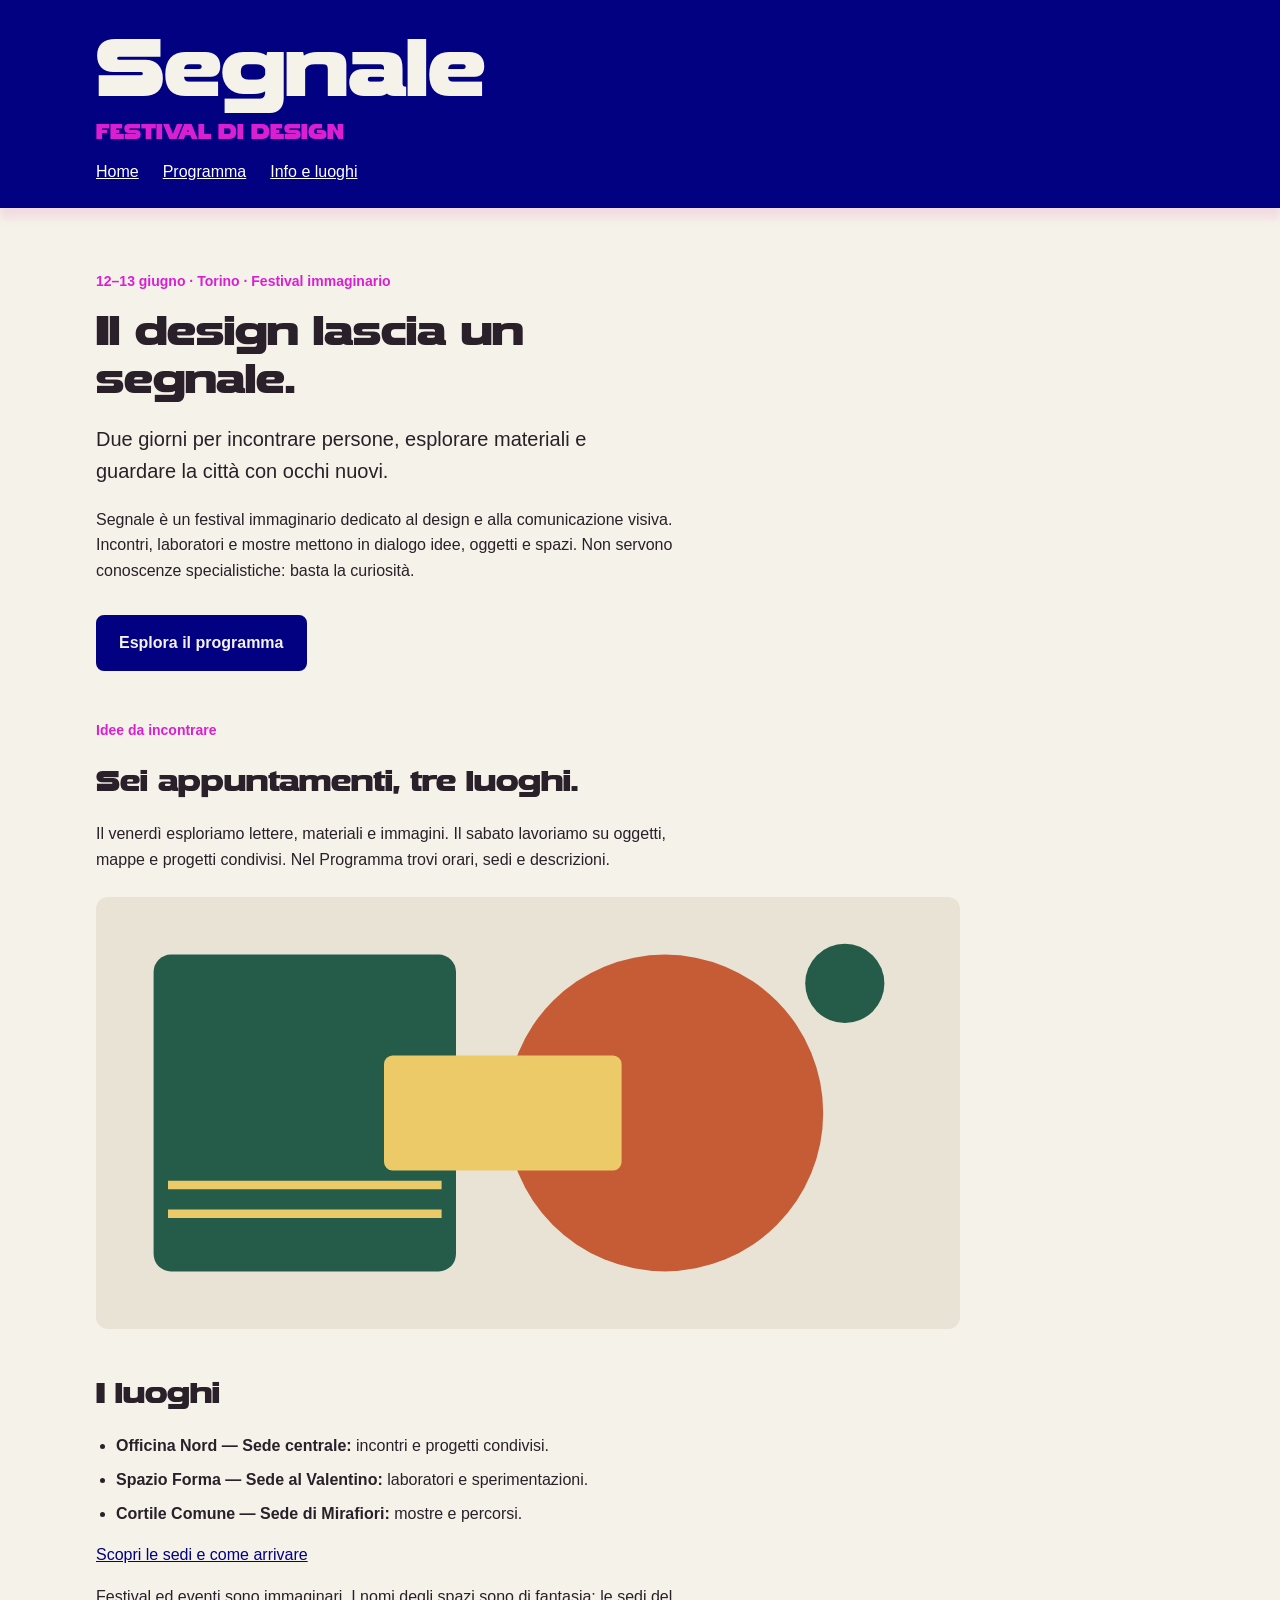
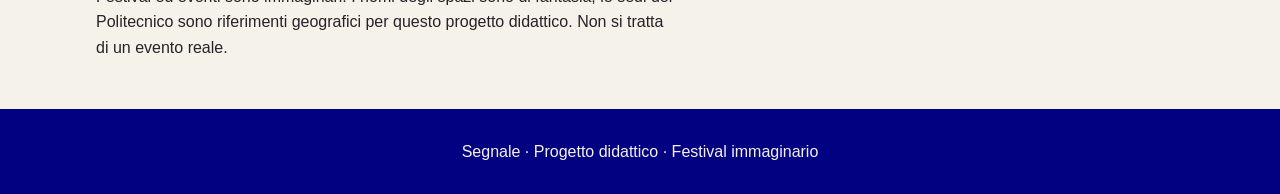
<file: festival-segnale/index.html>
<!doctype html>
<html lang="it">
<head>
  <meta charset="utf-8">
  <meta name="viewport" content="width=device-width, initial-scale=1">
  <title>Segnale — Festival di design</title>
  <link rel="stylesheet" href="style.css">
</head>
<body>
  <a class="skip-link" href="#contenuto">Vai al contenuto</a>
  <header class="site-header">
    <div class="container">
      <a class="brand" href="index.html">Segnale<span>FESTIVAL DI DESIGN</span></a>
      <nav>
        <a href="index.html">Home</a>
        <a href="programma.html">Programma</a>
        <a href="info.html">Info e luoghi</a>
      </nav>
    </div>
  </header>

  <main id="contenuto" class="container">
    <section class="intro">
      <p class="eyebrow">12–13 giugno · Torino · Festival immaginario</p>
      <h1 id="titolo-home">Il design lascia un segnale.</h1>
      <p class="lead">Due giorni per incontrare persone, esplorare materiali e guardare la città con occhi nuovi.</p>
      <p class="reading-text">Segnale è un festival immaginario dedicato al design e alla comunicazione visiva. Incontri, laboratori e mostre mettono in dialogo idee, oggetti e spazi. Non servono conoscenze specialistiche: basta la curiosità.</p>
      <a class="button-link" href="programma.html">Esplora il programma</a>
    </section>

    <section class="content-section">
      <p class="eyebrow">Idee da incontrare</p>
      <h2 id="titolo-festival">Sei appuntamenti, tre luoghi.</h2>
      <p class="reading-text">Il venerdì esploriamo lettere, materiali e immagini. Il sabato lavoriamo su oggetti, mappe e progetti condivisi. Nel Programma trovi orari, sedi e descrizioni.</p>
      <img class="festival-image" src="assets/festival.svg" alt="Composizione geometrica di cerchi e rettangoli nei colori del festival" width="1200" height="600">
    </section>

    <section class="content-section">
      <h2 id="titolo-luoghi">I luoghi</h2>
      <ul class="venues">
        <li><strong>Officina Nord — Sede centrale:</strong> incontri e progetti condivisi.</li>
        <li><strong>Spazio Forma — Sede al Valentino:</strong> laboratori e sperimentazioni.</li>
        <li><strong>Cortile Comune — Sede di Mirafiori:</strong> mostre e percorsi.</li>
      </ul>
      <p><a href="info.html">Scopri le sedi e come arrivare</a></p>
      <p class="reading-text">Festival ed eventi sono immaginari. I nomi degli spazi sono di fantasia; le sedi del Politecnico sono riferimenti geografici per questo progetto didattico. Non si tratta di un evento reale.</p>
    </section>
  </main>

  <footer class="site-footer"><div class="container"><p>Segnale · Progetto didattico · Festival immaginario</p></div></footer>
</body>
</html>
</file>
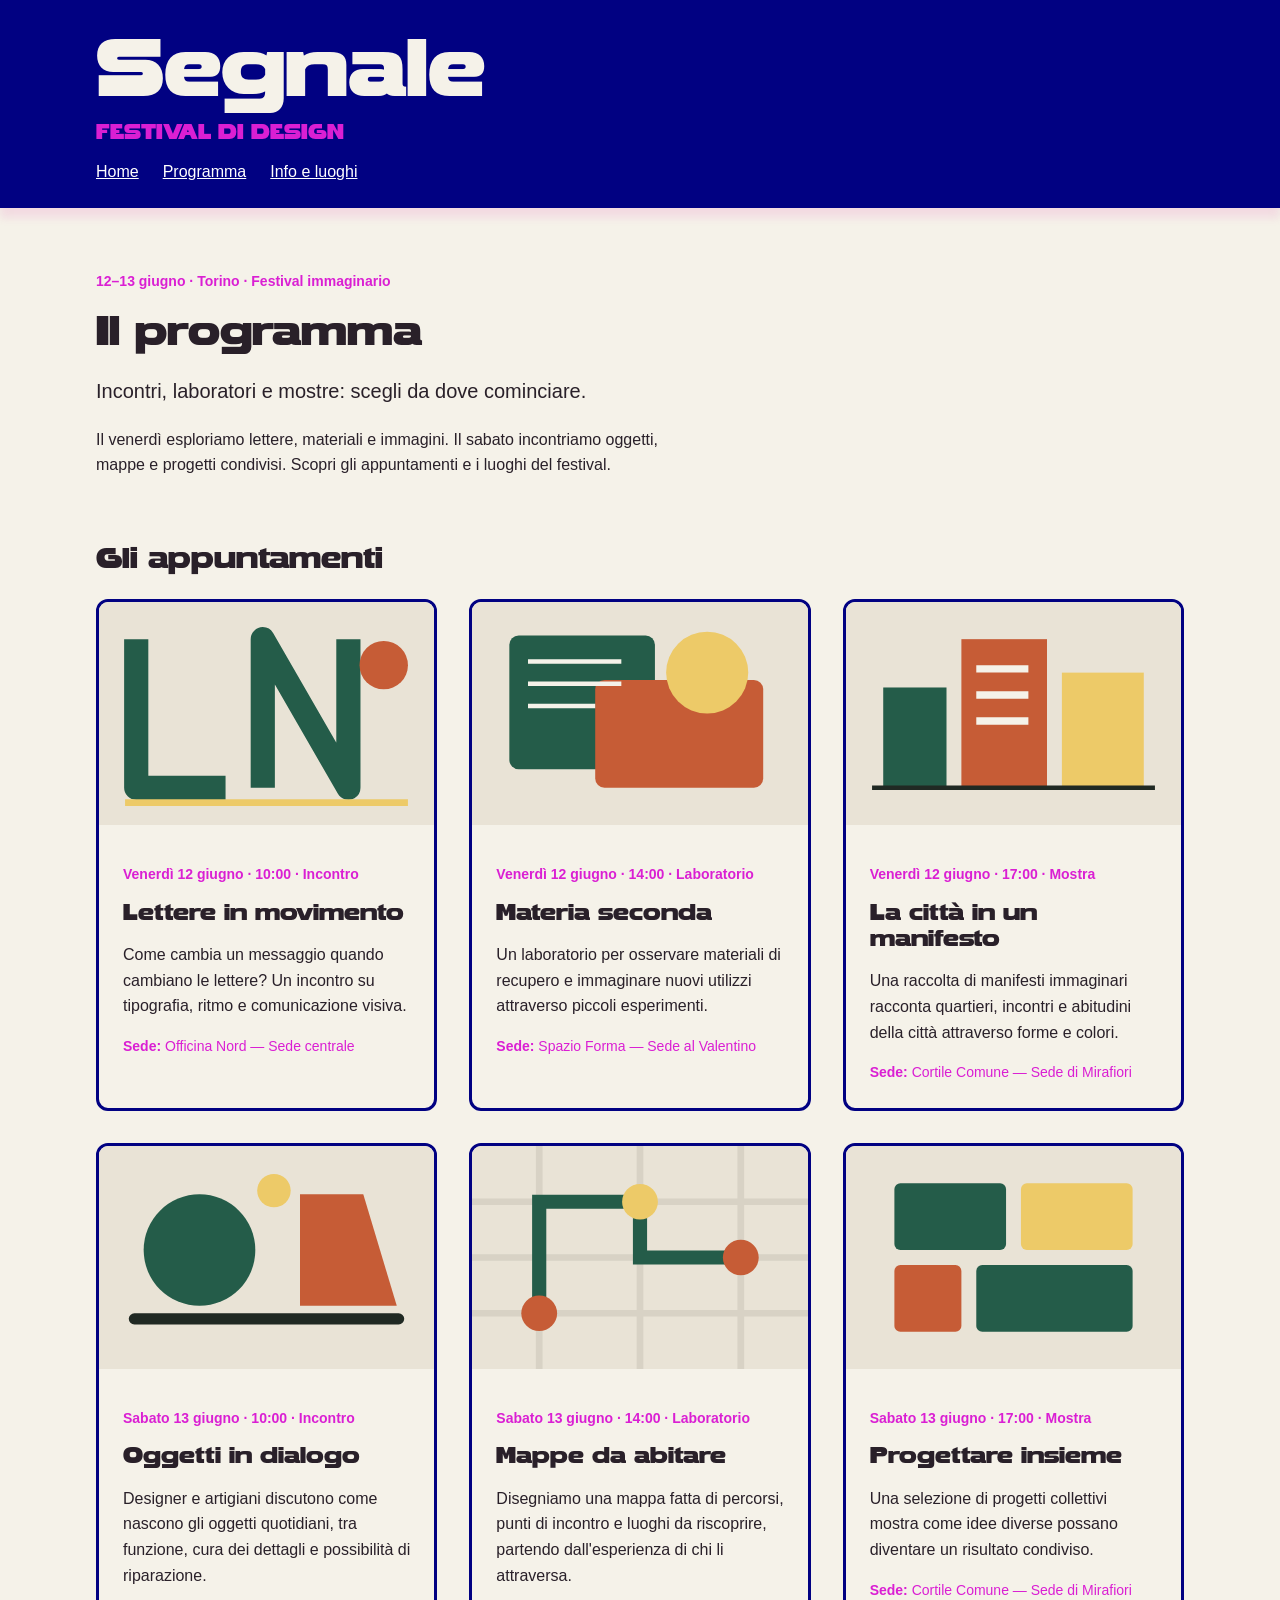
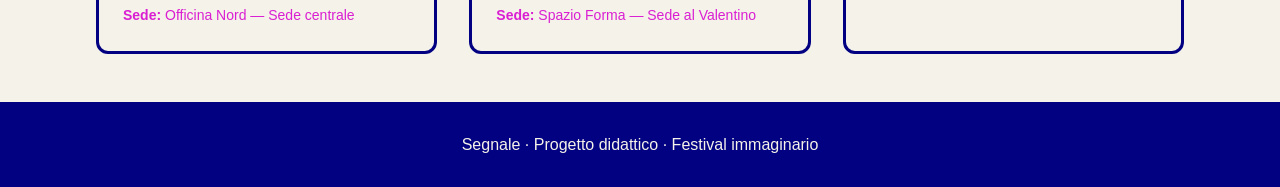
<file: festival-segnale/programma.html>
<!doctype html>
<html lang="it">
<head>
  <meta charset="utf-8">
  <meta name="viewport" content="width=device-width, initial-scale=1">
  <title>Programma — Segnale</title>
  <link rel="stylesheet" href="style.css">
</head>
<body>
  <a class="skip-link" href="#contenuto">Vai al contenuto</a>
  <header class="site-header">
    <div class="container">
      <a class="brand" href="index.html">Segnale<span>FESTIVAL DI DESIGN</span></a>
      <nav>
        <a href="index.html">Home</a>
        <a href="programma.html">Programma</a>
        <a href="info.html">Info e luoghi</a>
      </nav>
    </div>
  </header>

  <main id="contenuto" class="container">
    <section class="intro">
      <p class="eyebrow">12–13 giugno · Torino · Festival immaginario</p>
      <h1 id="titolo-programma">Il programma</h1>
      <p class="lead">Incontri, laboratori e mostre: scegli da dove cominciare.</p>
      <p class="reading-text">Il venerdì esploriamo lettere, materiali e immagini. Il sabato incontriamo oggetti, mappe e progetti condivisi. Scopri gli appuntamenti e i luoghi del festival.</p>
    </section>

    <section class="content-section">
      <h2 id="titolo-eventi">Gli appuntamenti</h2>
      <div class="event-grid">
        <article class="event-card">
          <img src="assets/lettere-in-movimento.svg" alt="Lettere geometriche disposte su una griglia" width="900" height="600">
          <div class="event-body">
            <p class="event-meta">Venerdì 12 giugno · 10:00 · Incontro</p>
            <h3>Lettere in movimento</h3>
            <p>Come cambia un messaggio quando cambiano le lettere? Un incontro su tipografia, ritmo e comunicazione visiva.</p>
            <p class="event-place"><strong>Sede:</strong> Officina Nord — Sede centrale</p>
          </div>
        </article>
        <article class="event-card">
          <img src="assets/materia-seconda.svg" alt="Forme sovrapposte che richiamano campioni di materiali" width="900" height="600">
          <div class="event-body">
            <p class="event-meta">Venerdì 12 giugno · 14:00 · Laboratorio</p>
            <h3>Materia seconda</h3>
            <p>Un laboratorio per osservare materiali di recupero e immaginare nuovi utilizzi attraverso piccoli esperimenti.</p>
            <p class="event-place"><strong>Sede:</strong> Spazio Forma — Sede al Valentino</p>
          </div>
        </article>
        <article class="event-card">
          <img src="assets/citta-manifesto.svg" alt="Rettangoli colorati compongono una città astratta." width="900" height="600">
          <div class="event-body">
            <p class="event-meta">Venerdì 12 giugno · 17:00 · Mostra</p>
            <h3>La città in un manifesto</h3>
            <p>Una raccolta di manifesti immaginari racconta quartieri, incontri e abitudini della città attraverso forme e colori.</p>
            <p class="event-place"><strong>Sede:</strong> Cortile Comune — Sede di Mirafiori</p>
          </div>
        </article>
        <article class="event-card">
          <img src="assets/oggetti-dialogo.svg" alt="Due forme geometriche si fronteggiano sopra una linea comune." width="900" height="600">
          <div class="event-body">
            <p class="event-meta">Sabato 13 giugno · 10:00 · Incontro</p>
            <h3>Oggetti in dialogo</h3>
            <p>Designer e artigiani discutono come nascono gli oggetti quotidiani, tra funzione, cura dei dettagli e possibilità di riparazione.</p>
            <p class="event-place"><strong>Sede:</strong> Officina Nord — Sede centrale</p>
          </div>
        </article>
        <article class="event-card">
          <img src="assets/mappe-abitare.svg" alt="Un percorso collega tre punti su una mappa geometrica." width="900" height="600">
          <div class="event-body">
            <p class="event-meta">Sabato 13 giugno · 14:00 · Laboratorio</p>
            <h3>Mappe da abitare</h3>
            <p>Disegniamo una mappa fatta di percorsi, punti di incontro e luoghi da riscoprire, partendo dall'esperienza di chi li attraversa.</p>
            <p class="event-place"><strong>Sede:</strong> Spazio Forma — Sede al Valentino</p>
          </div>
        </article>
        <article class="event-card">
          <img src="assets/progettare-insieme.svg" alt="Moduli di colori diversi si incastrano in una composizione comune." width="900" height="600">
          <div class="event-body">
            <p class="event-meta">Sabato 13 giugno · 17:00 · Mostra</p>
            <h3>Progettare insieme</h3>
            <p>Una selezione di progetti collettivi mostra come idee diverse possano diventare un risultato condiviso.</p>
            <p class="event-place"><strong>Sede:</strong> Cortile Comune — Sede di Mirafiori</p>
          </div>
        </article>
      </div>
    </section>
  </main>

  <footer class="site-footer"><div class="container"><p>Segnale · Progetto didattico · Festival immaginario</p></div></footer>
</body>
</html>
</file>
<file: festival-segnale/style.css>
/* Segnale: esempio completo della consegna su Home e Programma. */

@font-face {
  font-family: "Merauq Expanded";
  src: url("assets/fonts/Merauq-DemoVersion-Expanded.otf") format("opentype");
  font-style: normal;
  font-weight: 400;
  font-display: swap;
}

@font-face {
  font-family: "Redaction 50 Bold";
  src: url("assets/fonts/Redaction50-Bold.ttf") format("truetype");
  font-style: normal;
  font-weight: 700;
  font-display: swap;
}

@font-face {
  font-family: "Honfleur Heavy";
  src: url("assets/fonts/Honfleur-Heavy.otf") format("opentype");
  font-style: normal;
  font-weight: 900;
  font-display: swap;
}

@font-face {
  font-family: "Alte Haas Grotesk";
  src: url("assets/fonts/AlteHaasGroteskBold.ttf") format("truetype");
  font-style: normal;
  font-weight: 700;
  font-display: swap;
}


/* Valori condivisi: le regole interessate li richiamano con var(). */
:root {
  --colore-primario: #010182;
  --colore-primario-scuro: #da1fd3;
  --colore-sfondo: #f5f2e9;
  --colore-testo: #292029;
  --font-testo: Rubik, Helvetica, sans-serif;
  /* Scegli un font: "Merauq Expanded", "Redaction 50 Bold", "Honfleur Heavy" o "Alte Haas Grotesk". */
  --font-titoli: "Honfleur Heavy", Georgia, "Times New Roman", serif;
}

* {
  box-sizing: border-box;
}

body {
  margin: 0;
  background: var(--colore-sfondo);
  color: var(--colore-testo);
  font-family: var(--font-testo);
  font-size: 1rem;
  line-height: 1.6;
}

a {
  color: var(--colore-primario);
}

a:hover {
  text-decoration: underline;
}



a:focus {
  outline: 3px solid var(--colore-testo);
}

.container {
  width: 92%;
  max-width: 68rem;
  margin: 0 auto;
}

.site-header {
  position: sticky;
  top: 0;
  z-index: 10;
  padding: 1.25rem 0;
  border-bottom: 0cm solid var(--colore-primario);
  background: #010182;
  box-shadow: 0 10px 8px rgba(228, 77, 183, 0.133);
}

.brand {
  display: inline-block;
  color:#f5f2e9;
  font-size: 5rem;
  font-weight: bold;
  line-height: 1.2;
  text-decoration: none;
  font-family: "Honfleur Heavy";
}

.brand:hover {
  text-decoration: none;
}

.brand:hover .brand-name {
  text-decoration: underline;
  text-decoration-color: #f5f2e9;
}

.brand:hover > span:not(.brand-name) {
  text-decoration: underline;
  text-decoration-color: #da1fd3;
}

.brand span {
  display: block;
  color:#da1fd3;
  margin-top: 0.25rem;
  font-size: 1.25rem;
  font-weight: normal;
  brand:hover {
  text-decoration: underline;
  text-decoration-color: #da1fd3;
  } 
}

nav {
  display: flex;
  flex-direction: column;
  align-items: flex-start;
  gap: 0.25rem;
  margin-top: 0.5rem;
}

nav a {
  display: block;
  padding: 0.25rem 0;
  color:#ffffff;
}


.intro {
  padding: 3rem 0 1rem;
  
}

.eyebrow,
.event-meta {
  color: #da1fd3;
  font-size: 0.875rem;
  font-weight: bold;
}

h1,
h2,
h3 {
  font-family: var(--font-titoli);
  line-height: 1.2;
}

h1 {
  max-width: 18ch;
  margin: 0.75rem 0 1.25rem;
  font-size: 2.5rem;
}

h2 {
  font-size: 1.75rem;
}

h3 {
  margin: 0.5rem 0 0.75rem;
  font-size: 1.375rem;
}

.lead {
  max-width: 48ch;
  font-size: 1.25rem;
  
}

.reading-text {
  max-width: 65ch;
}

.button-link {
  display: inline-block;
  margin-top: 1rem;
  padding: 0.75rem 1.25rem;
  border-radius: 0.5rem;
  background: var(--colore-primario);
  color: #f5f2e9;
  border: 3px solid #010182;
  font-weight: bold;
  text-decoration: none;
}

.button-link:hover {
  background: var(--colore-primario-scuro);
}

.content-section {
  margin: 2rem 0 3rem;
}

.festival-image {
  display: block;
  width: 100%;
  max-width: 54rem;
  height: auto;
  margin-top: 1.5rem;
  border-radius: 0.75rem;
}

.venues {
  padding-left: 1.25rem;
}

.venues li {
  margin-bottom: 0.5rem;
}

/* Disposizione di base: una colonna. */
.event-grid {
  display: grid;
  grid-template-columns: 1fr;
  gap: 2rem;
}

.event-card {
  overflow: hidden;
  border: 3px solid #010182;
  border-radius: 0.75rem;
  background: #f5f2e9;
}

.event-card img {
  display: block;
  width: 100%;
  height: auto;
}

.event-body {
  padding: 1.5rem;
}

.event-place {
  margin-bottom: 0;
  color: #da1fd3;
  font-size: 0.875rem;
}

.site-footer {
  padding: 0.875rem 0;
  color: #f5f2e9;
  background: #010182;
  font-size: 1rem;
  text-align: center;
}

.skip-link {
  position: absolute;
  top: -6rem;
  left: 1rem;
  padding: 0.75rem 1rem;
  background: #ffffff;
  color: var(--colore-testo);
}

.skip-link:focus {
  top: 1rem;
}

/* Da 600 px: due colonne. */
@media (min-width: 600px) {
  nav {
    flex-direction: row;
    flex-wrap: wrap;
    column-gap: 1.5rem;
  }

  .event-grid {
    grid-template-columns: repeat(2, 1fr);
  }
}

/* Da 1024 px: tre colonne. Questa regola segue quella da 600 px. */
@media (min-width: 1024px) {
  .event-grid {
    grid-template-columns: repeat(3, 1fr);
  }
}

/* Info e luoghi: componenti aggiunti al sito esistente. */
button {
  padding: 0.65rem 0.5rem;
  border: 2px solid var(--colore-primario);
  border-radius: 0.5rem;
  background: var(--colore-primario);
  color: #ffffff;
  font-family: var(--font-testo);
  font-size: 1rem;
  font-weight: bold;
  cursor: pointer;
}

button:hover {
  background: var(--colore-primario-scuro);
}

button:focus {
  outline: 3px solid var(--colore-testo);
}

.venue-gallery {
  max-width: 54rem;
}

.venue-swiper {
  width: 100%;
}

.venue-slide {
  margin: 0;
  overflow: hidden;
  border: 3px solid #010182;
  border-radius: 0.75rem;
  background: #ffffff;
}

.venue-slide img {
  display: block;
  width: 100%;
  height: auto;
}

.venue-slide figcaption {
  padding: 1.25rem;
}

.gallery-controls {
  display: grid;
  grid-template-columns: repeat(2, 1fr);
  gap: 0.75rem;
  margin-top: 1rem;
}

.gallery-count {
  margin: 0.75rem 0 0;
  text-align: center;
}

@media (max-width: 319px) {
  .gallery-label {
    font-size: 0;
  }
}

.map-container {
  margin: 1.5rem 0;
  overflow: hidden;
  border: 3px solid #010182;
  border-radius: 0.75rem;
  background: #ffffff;
}

.map-container iframe {
  display: block;
  width: 100%;
  height: 28rem;
  border: 0;
}

.venue-addresses {
  display: grid;
  grid-template-columns: 1fr;
  gap: 1.5rem;
}

.venue-address {
  padding: 1.25rem;
  border: 3px solid #010182;
  border-radius: 0.75rem;
}

.teaching-note {
  margin-top: 2rem;
}

@media (min-width: 768px) {
  .venue-addresses {
    grid-template-columns: repeat(3, 1fr);
  }
}
</file>
